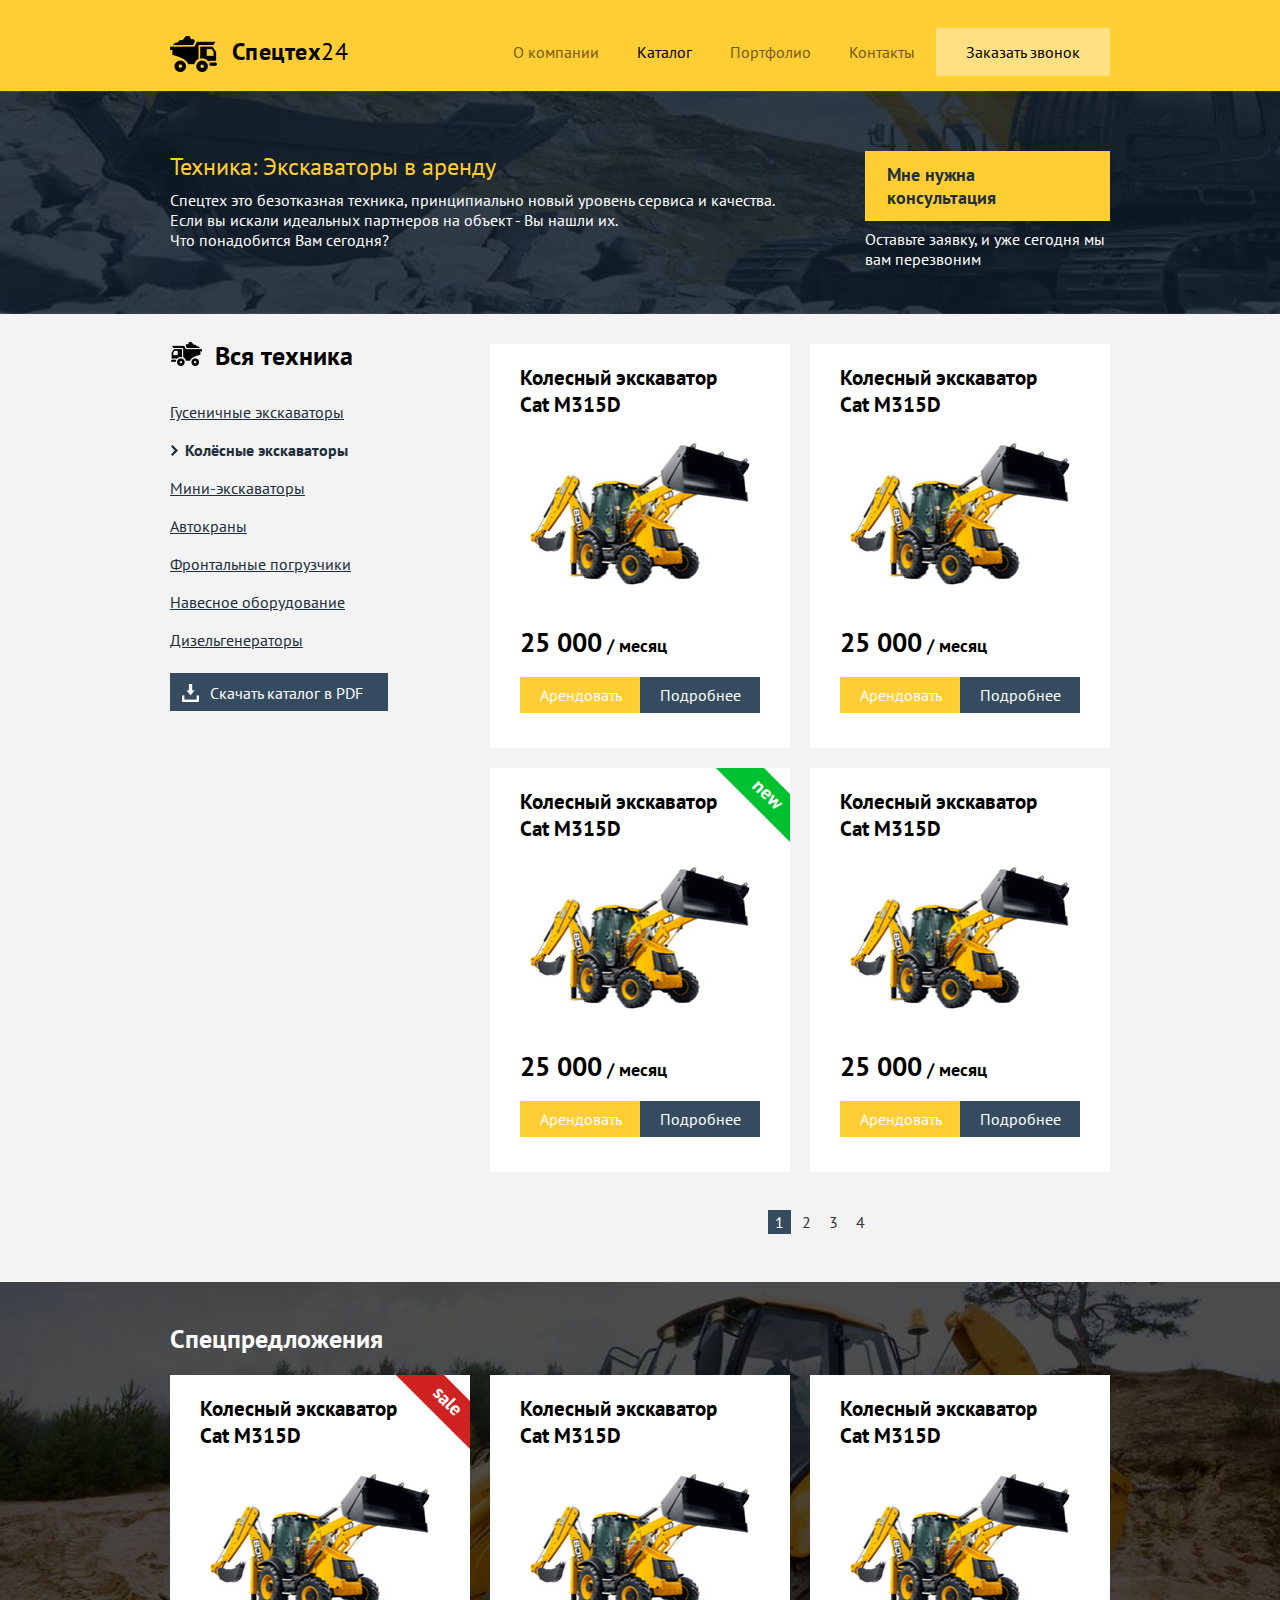
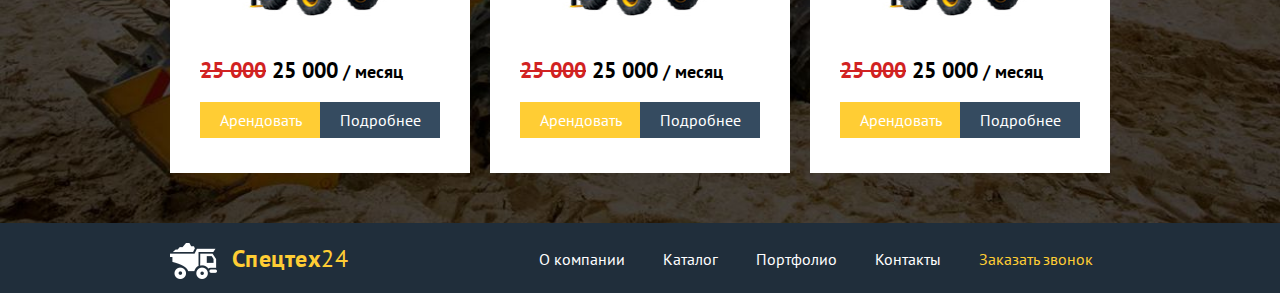
<file: catalog.html>
<!DOCTYPE html>
<html lang="ru">
<head>
    <meta charset="UTF-8">
    <title>Каталог</title>
<!-- yutuyt --> 
    <link rel="stylesheet" href="css/normalize.css">
    <link href='https://fonts.googleapis.com/css?family=PT+Sans:400,700,400italic&subset=latin,cyrillic' rel='stylesheet' type='text/css'>
    <link rel="stylesheet" href="css/style.css">

</head>
<body>

<header class="header">
  <div class="container">
    <a href="index.html" class="header-logo logo">
        <img src="images/truck_icon-black.png" alt="Логотип" />
        <b>Спецтех</b>24
    </a>

    <nav class="header-nav main-nav">
        <ul>
            <li><a href="index.html" class="main-nav-notactive">О компании</a></li>
            <li><a href="#">Каталог</a></li>
            <li><a href="portfolio.html" class="main-nav-notactive">Портфолио</a></li>
            <li><a href="contact.html" class="main-nav-notactive">Контакты</a></li>
            <li><a href="#" class="header-btn order-call">Заказать звонок</a></li>
        </ul>
    </nav>
  </div>
</header>

<main>
    <section class="subheader subheader-catalog">
        <div class="container">
            <div class="subheader-left">
                <h1 class="subheader-title">Техника: Экскаваторы в аренду</h1>
                <p class="subheader-text">Спецтех это безотказная техника, принципиально новый уровень сервиса и качества. Если вы искали идеальных партнеров на объект - Вы нашли их. <br>Что понадобится Вам сегодня?
  </p>
            </div>
            <div class="subheader-right">
                <a href="#" class="subheader-btn yellow-btn">Мне нужна консультация</a>
                <p class="subheader-text">Оставьте заявку, и уже сегодня мы вам перезвоним</p>
            </div>
        </div>
    </section>

    <section class="catalog">
        <div class="container">
            <aside class="technic-nav catalog-nav">
                <h2 class="subtitle catalog-title">Вся техника</h2>
                <ul>
                    <li><a href="#">Гусеничные экскаваторы</a></li>
                    <li><a href="#" class="catalog-nav-active">Колёсные экскаваторы</a></li>
                    <li><a href="#">Мини-экскаваторы</a></li>
                    <li><a href="#">Автокраны</a></li>
                    <li><a href="#">Фронтальные погрузчики</a></li>
                    <li><a href="#">Навесное оборудование</a></li>
                    <li><a href="#">Дизельгенераторы</a></li>
                </ul>
                <a href="#" class="catalog-download-link blue-btn">Скачать каталог в PDF</a>
            </aside>

            <div class="catalog-content">
              <div class="catalog-content-wrap">
                <div class="catalog-item">
                    <h3 class="catalog-item-title">Колесный экскаватор <br>Cat M315D</h3>
                    <img src="images/catalog-truck.jpg" alt="Колесный экскаватор Cat M315D" />
                    <p class="catalog-price">
                      <span class="catalog-price-current">25 000</span> / месяц
                    </p>
                    <div class="catalog-actions">
                      <a href="#" class="catalog-btn yellow-btn">Арендовать</a>
                      <a href="#" class="catalog-btn blue-btn">Подробнее</a>
                    </div>
                </div>

                <div class="catalog-item">
                    <h3 class="catalog-item-title">Колесный экскаватор <br>Cat M315D</h3>
                    <img src="images/catalog-truck.jpg" alt="Колесный экскаватор Cat M315D" />
                    <p class="catalog-price">
                      <span class="catalog-price-current">25 000</span> / месяц
                    </p>
                    <div class="catalog-actions">
                      <a href="#" class="catalog-btn yellow-btn">Арендовать</a>
                      <a href="#" class="catalog-btn blue-btn">Подробнее</a>
                    </div>
                </div>

                <div class="catalog-item sticker-new">
                    <h3 class="catalog-item-title">Колесный экскаватор <br>Cat M315D</h3>
                    <img src="images/catalog-truck.jpg" alt="Колесный экскаватор Cat M315D" />
                    <p class="catalog-price">
                      <span class="catalog-price-current">25 000</span> / месяц
                    </p>
                    <div class="catalog-actions">
                      <a href="#" class="catalog-btn yellow-btn">Арендовать</a>
                      <a href="#" class="catalog-btn blue-btn">Подробнее</a>
                    </div>
                </div>

                <div class="catalog-item">
                    <h3 class="catalog-item-title">Колесный экскаватор <br>Cat M315D</h3>
                    <img src="images/catalog-truck.jpg" alt="Колесный экскаватор Cat M315D" />
                    <p class="catalog-price">
                      <span class="catalog-price-current">25 000</span> / месяц
                    </p>
                    <div class="catalog-actions">
                      <a href="#" class="catalog-btn yellow-btn">Арендовать</a>
                      <a href="#" class="catalog-btn blue-btn">Подробнее</a>
                    </div>
                </div>
              </div>

              <ul class="catalog-pagination">
                <li><a href="#" class="active">1</a></li>
                <li><a href="#">2</a></li>
                <li><a href="#">3</a></li>
                <li><a href="#">4</a></li>
              </ul>

            </div>
        </div>
    </section>
    
    <section class="special">
        <div class="container">
            <h2 class="special-title">Спецпредложения</h2>
            <div class="special-wrap">
                <div class="catalog-item sticker-sale">
                    <h3 class="catalog-item-title">Колесный экскаватор <br>Cat M315D</h3>
                    <img src="images/catalog-truck.jpg" alt="Колесный экскаватор Cat M315D" />
                    <p class="catalog-price">
                        <span class="special-price-current"><span class="special-price-del">25 000</span> 25 000</span> / месяц
                    </p>
                    <div class="catalog-actions">
                        <a href="#" class="catalog-btn yellow-btn">Арендовать</a>
                        <a href="#" class="catalog-btn blue-btn">Подробнее</a>
                    </div>
                </div>
  
               <div class="catalog-item">
                    <h3 class="catalog-item-title">Колесный экскаватор <br>Cat M315D</h3>
                    <img src="images/catalog-truck.jpg" alt="Колесный экскаватор Cat M315D" />
                    <p class="catalog-price">
                        <span class="special-price-current"><span class="special-price-del">25 000</span> 25 000</span> / месяц
                    </p>
                    <div class="catalog-actions">
                        <a href="#" class="catalog-btn yellow-btn">Арендовать</a>
                        <a href="#" class="catalog-btn blue-btn">Подробнее</a>
                    </div>
                </div>
                
                <div class="catalog-item">
                    <h3 class="catalog-item-title">Колесный экскаватор <br>Cat M315D</h3>
                    <img src="images/catalog-truck.jpg" alt="Колесный экскаватор Cat M315D" />
                    <p class="catalog-price">
                        <span class="special-price-current"><span class="special-price-del">25 000</span> 25 000</span> / месяц
                    </p>
                    <div class="catalog-actions">
                        <a href="#" class="catalog-btn yellow-btn">Арендовать</a>
                        <a href="#" class="catalog-btn blue-btn">Подробнее</a>
                    </div>
                </div>
            </div>
         </div>
        </div>
    </section>
</main>

<footer class="footer">
   <div class="container">
    <a href="index.html" class="footer-logo logo">
        <img src="images/truck_icon-white.png" alt="Логотип" />
        <b>Спецтех</b>24
    </a>

    <nav class="footer-nav main-nav">
        <ul>
            <li><a href="index.html">О компании</a></li>
            <li><a href="#">Каталог</a></li>
            <li><a href="portfolio.html">Портфолио</a></li>
            <li><a href="contact.html">Контакты</a></li>
            <li><a href="#" class="footer-btn order-call">Заказать звонок</a></li>
        </ul>
    </nav>
   </div>
</footer>

<script src="js/html5shiv.js"></script>
</body>
</html>
</file>
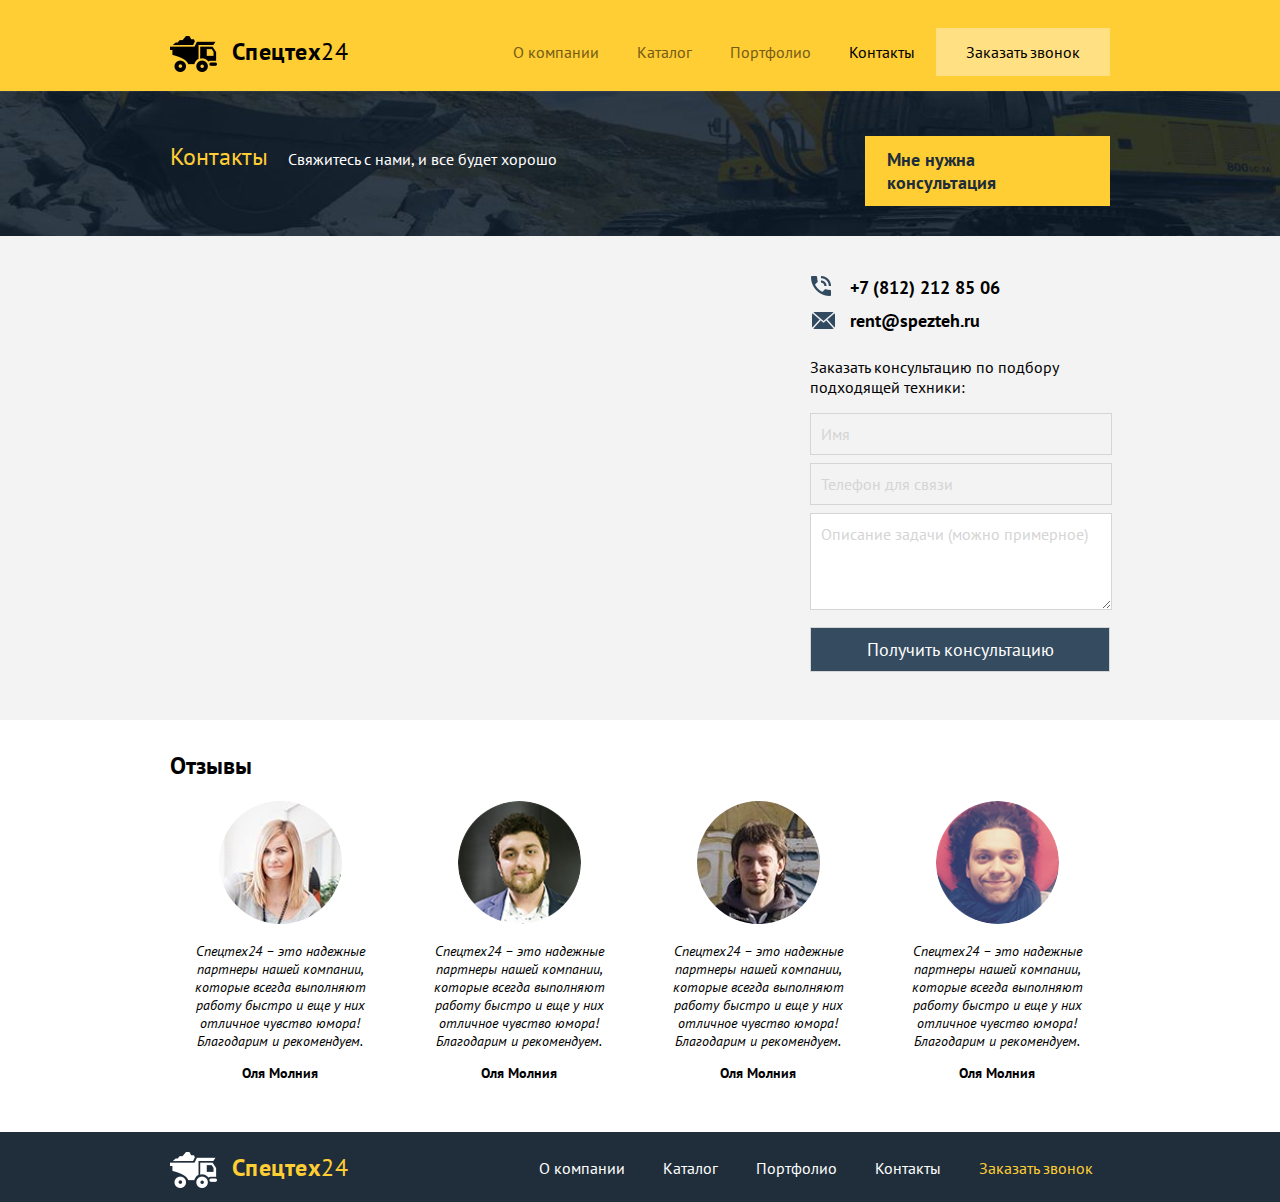
<file: contact.html>
<!DOCTYPE html>
<html lang="ru">
<head>
    <meta charset="UTF-8">
    <title>Портфолио</title>

    <link rel="stylesheet" href="css/normalize.css">
    <link href='https://fonts.googleapis.com/css?family=PT+Sans:400,700,400italic&subset=latin,cyrillic' rel='stylesheet' type='text/css'>
    <link rel="stylesheet" href="css/style.css">

</head>
<body>

<header class="header">
  <div class="container">
    <a href="index.html" class="header-logo logo">
        <img src="images/truck_icon-black.png" alt="Логотип" />
        <b>Спецтех</b>24
    </a>

    <nav class="header-nav main-nav">
        <ul>
            <li><a href="index.html" class="main-nav-notactive">О компании</a></li>
            <li><a href="#" class="main-nav-notactive">Каталог</a></li>
            <li><a href="portfolio.html" class="main-nav-notactive">Портфолио</a></li>
            <li><a href="#">Контакты</a></li>
            <li><a href="#" class="header-btn order-call">Заказать звонок</a></li>
        </ul>
    </nav>
  </div>
</header>

<main>
	<section class="subheader subheader-contact">
	    <div class="container">
            <div class="subheader-left">
                <h1 class="subheader-title">Контакты</h1>                       <p class="subheader-text inline">
                    Свяжитесь с нами, и все будет хорошо
                </p>
            </div>
            <div class="subheader-right">
                <a href="#" class="subheader-btn subheader-contact-btn yellow-btn">Мне нужна консультация</a>
            </div>
		</div>
	</section>
    
    <section class="contacts">
        <div class="container">
            <div class="map"><iframe src="https://www.google.com/maps/embed?pb=!1m18!1m12!1m3!1d255984.99738436952!2d30.044876046392798!3d59.9174925350243!2m3!1f0!2f0!3f0!3m2!1i1024!2i768!4f13.1!3m3!1m2!1s0x4696378cc74a65ed%3A0x6dc7673fab848eff!2z0KHQsNC90LrRgi3Qn9C10YLQtdGA0LHRg9GA0LM!5e0!3m2!1sru!2sru!4v1447182245466" width="621" height="396" frameborder="0" style="border:0" allowfullscreen></iframe></div>
            <div class="contacts-text">
              <span class="phone">+7 (812) 212 85 06</span>
              <span class="mail">rent@spezteh.ru</span>
              <p>Заказать консультацию по подбору подходящей техники:</p>
              <form action="">
                  <input type="text" placeholder="Имя" />
                  <input type="text" placeholder="Телефон для связи" />
                  <textarea placeholder="Описание задачи (можно примерное)"></textarea>
                  <input type="submit" class="send-btn blue-btn" value="Получить консультацию">
              </form>
            </div>
        </div>
	</section>
  
  	<section class="reviews">
        <div class="container">
            <h2 class="reviews-title">Отзывы</h2>
            <div class="reviews-row">
                <div class="review-item">
                    <img src="images/review-olga.jpg" alt="Оля Молния" />
                    <blockquote class="review-text">
                      <p>Спецтех24 – это надежные
                         партнеры нашей компании,
                         которые всегда выполняют работу
                         быстро и еще у них отличное
                         чувство юмора! Благодарим и
                         рекомендуем.
                      </p>
                      <cite class="rewiev-author">Оля Молния</cite>
                    </blockquote>
                </div>
                <div class="review-item">
                    <img src="images/review-vladimir.png" alt="Оля Молния" />
                    <blockquote class="review-text">
                      <p>Спецтех24 – это надежные
                         партнеры нашей компании,
                         которые всегда выполняют работу
                         быстро и еще у них отличное
                         чувство юмора! Благодарим и
                         рекомендуем.
                      </p>
                      <cite class="rewiev-author">Оля Молния</cite>
                    </blockquote>
                </div>
                <div class="review-item">
                    <img src="images/review-grigory.jpg" alt="Оля Молния" />
                    <blockquote class="review-text">
                      <p>Спецтех24 – это надежные
                         партнеры нашей компании,
                         которые всегда выполняют работу
                         быстро и еще у них отличное
                         чувство юмора! Благодарим и
                         рекомендуем.
                      </p>
                      <cite class="rewiev-author">Оля Молния</cite>
                    </blockquote>
                </div>
                <div class="review-item">
                    <img src="images/review-gleb.png" alt="Оля Молния" />
                    <blockquote class="review-text">
                      <p>Спецтех24 – это надежные
                         партнеры нашей компании,
                         которые всегда выполняют работу
                         быстро и еще у них отличное
                         чувство юмора! Благодарим и
                         рекомендуем.
                      </p>
                      <cite class="rewiev-author">Оля Молния</cite>
                    </blockquote>
                </div>
            </div>
        </div>
  	</section>
</main>

<footer class="footer">
   <div class="container">
    <a href="index.html" class="footer-logo logo">
        <img src="images/truck_icon-white.png" alt="Логотип" />
        <b>Спецтех</b>24
    </a>

    <nav class="footer-nav main-nav">
        <ul>
            <li><a href="index.html">О компании</a></li>
            <li><a href="catalog.html">Каталог</a></li>
            <li><a href="portfolio.html">Портфолио</a></li>
            <li><a href="#">Контакты</a></li>
            <li><a href="#" class="footer-btn order-call">Заказать звонок</a></li>
        </ul>
    </nav>
   </div>
</footer>

<script src="js/html5shiv.js"></script>
</body>
</html>
</file>
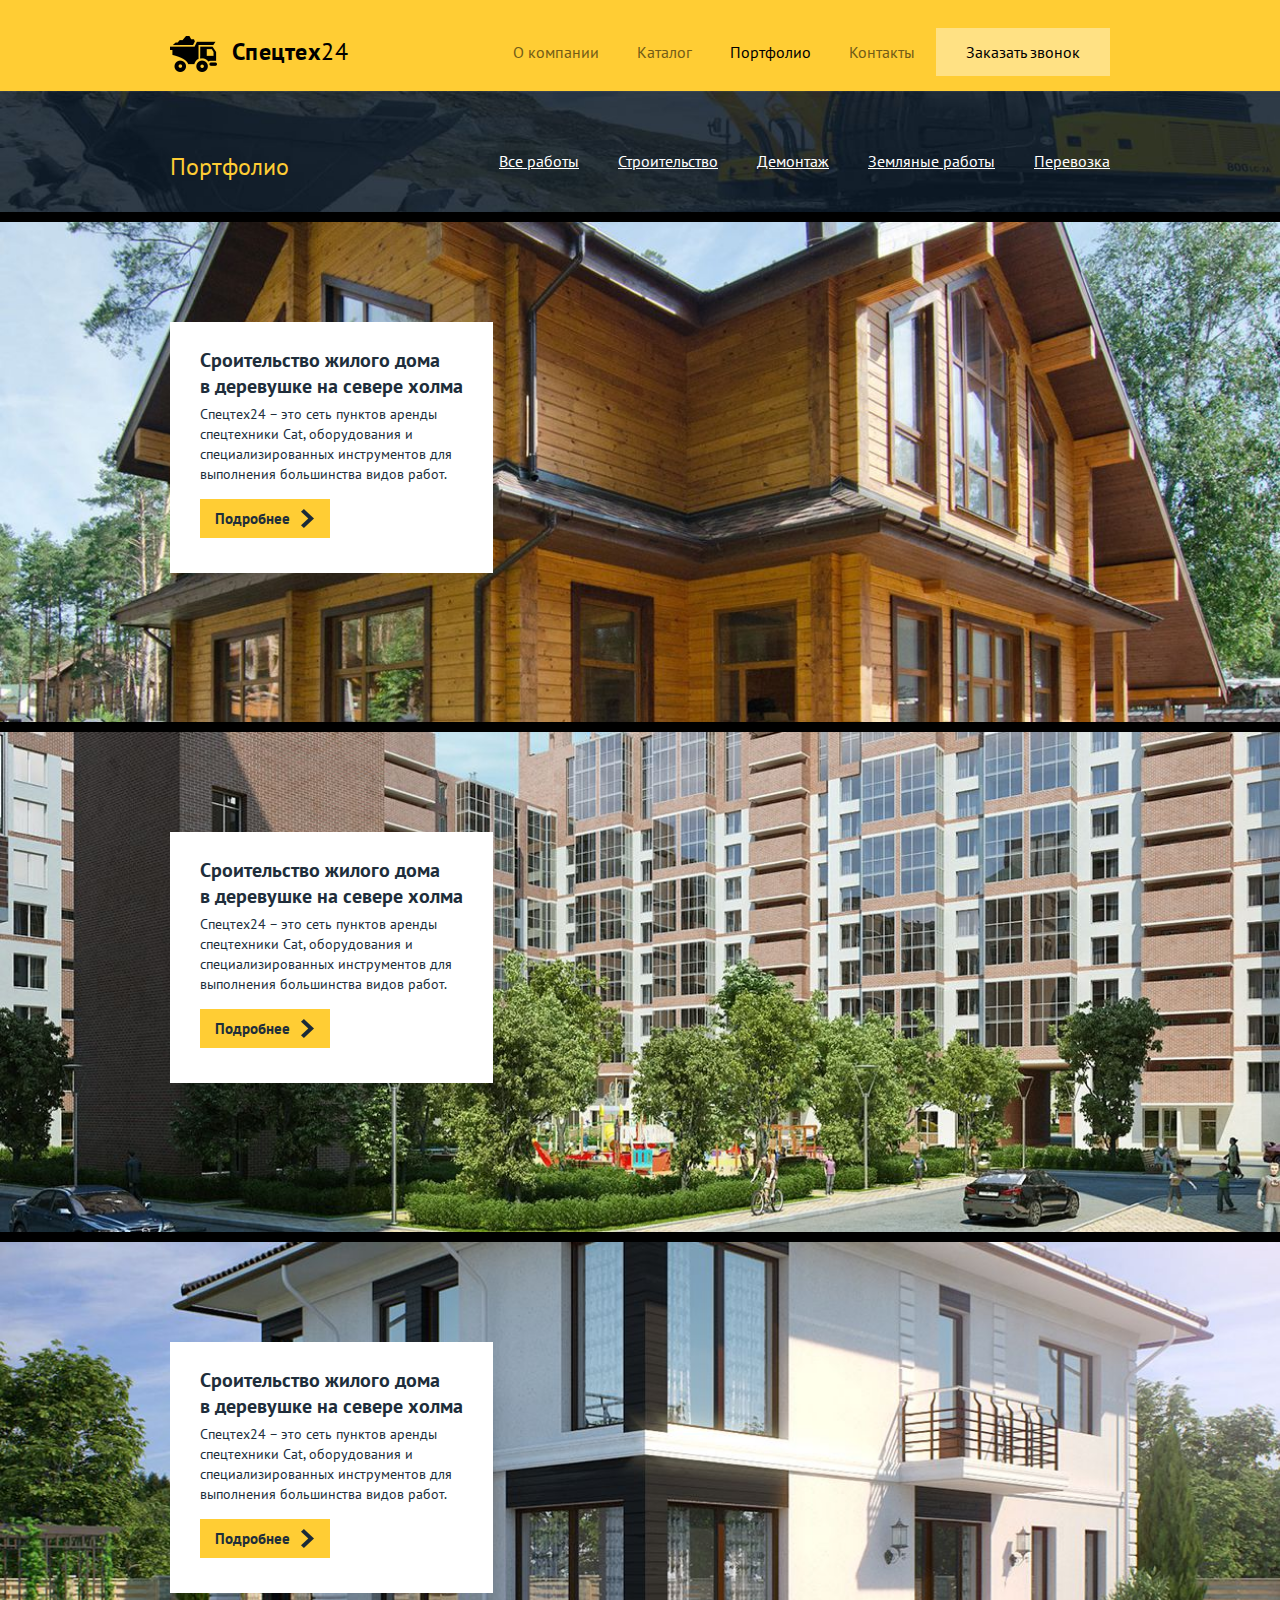
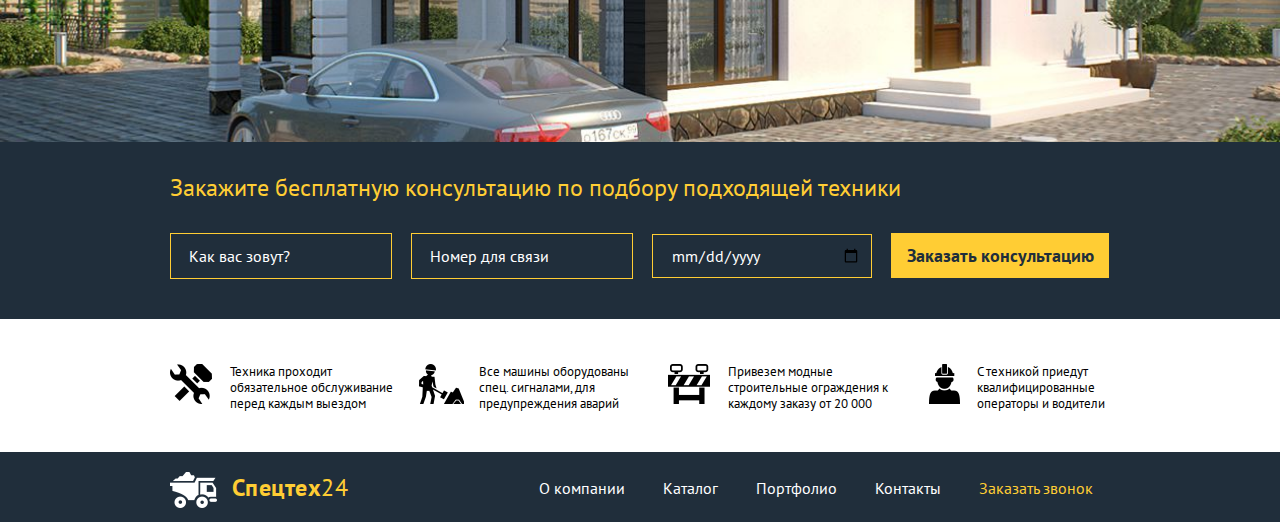
<file: portfolio.html>
<!DOCTYPE html>
<html lang="ru">
<head>
    <meta charset="UTF-8">
    <title>Портфолио</title>

    <link rel="stylesheet" href="css/normalize.css">
    <link href='https://fonts.googleapis.com/css?family=PT+Sans:400,700,400italic&subset=latin,cyrillic' rel='stylesheet' type='text/css'>
    <link rel="stylesheet" href="css/style.css">

</head>
<body>

<header class="header">
  <div class="container">
    <a href="index.html" class="header-logo logo">
        <img src="images/truck_icon-black.png" alt="Логотип" />
        <b>Спецтех</b>24
    </a>

    <nav class="header-nav main-nav">
        <ul>
            <li><a href="index.html" class="main-nav-notactive">О компании</a></li>
            <li><a href="#" class="main-nav-notactive">Каталог</a></li>
            <li><a href="#">Портфолио</a></li>
            <li><a href="contact.html" class="main-nav-notactive">Контакты</a></li>
            <li><a href="#" class="header-btn order-call">Заказать звонок</a></li>
        </ul>
    </nav>
  </div>
</header>

<main>
	<section class="subheader">
	    <div class="container">
            <h1 class="subheader-title">Портфолио</h1>
            <nav class="subheader-nav">
                <ul>
                    <li><a href="#">Все работы</a></li>
                    <li><a href="#">Строительство</a></li>
                    <li><a href="#">Демонтаж</a></li>
                    <li><a href="#">Земляные работы</a></li>
                    <li><a href="#">Перевозка</a></li>
                </ul>
            </nav>
		</div>
	</section>
    
    <section class="works">
        <article class="work1">
            <div class="container">
                <div class="work-block">
                    <h3 class="work-block-title">Сроительство жилого дома
                        <br>в деревушке на севере холма</h3>
                    <p class="work-block-text">Спецтех24 – это сеть пунктов аренды
                       спецтехники Cat, оборудования и
                       специализированных инструментов для
                       выполнения большинства видов работ.
                    </p>
                    <a href="#" class="btn-more yellow-btn">Подробнее</a>
                </div>
            </div>
  	    </article>
        <article class="work2">
            <div class="container">
                <div class="work-block">
                    <h3 class="work-block-title">Сроительство жилого дома
                        <br>в деревушке на севере холма</h3>
                    <p class="work-block-text">Спецтех24 – это сеть пунктов аренды
                       спецтехники Cat, оборудования и
                       специализированных инструментов для
                       выполнения большинства видов работ.
                    </p>
                    <a href="#" class="btn-more yellow-btn">Подробнее</a>
                </div>
            </div>
  	    </article>
        <article class="work3">
            <div class="container">
                <div class="work-block">
                    <h3 class="work-block-title">Сроительство жилого дома
                        <br>в деревушке на севере холма</h3>
                    <p class="work-block-text">Спецтех24 – это сеть пунктов аренды
                       спецтехники Cat, оборудования и
                       специализированных инструментов для
                       выполнения большинства видов работ.
                    </p>
                    <a href="#" class="btn-more yellow-btn">Подробнее</a>
                </div>
            </div>
  	    </article>
    </section>
  
    <section class="order-consult">
        <div class="container">
          <h2 class="title">Закажите бесплатную консультацию по подбору подходящей техники</h2>
          <form action="" class="promo-form">
              <input type="text" name="name" placeholder="Как вас зовут?">
              <input type="text" name="phone" placeholder="Номер для связи">
              <input type="date" name="date" placeholder="Выберите дату">
              <input type="submit" class="form-btn yellow-btn" value="Заказать консультацию">
          </form>
        </div>
    </section>

    <section class="advantages">
        <div class="container">
          <div class="advantages-item advantages-item-tools">
              <p>Техника проходит обязательное обслуживание перед каждым выездом</p>
          </div>
          <div class="advantages-item advantages-item-worker">
              <p>Все машины оборудованы спец. сигналами, для  предупреждения аварий</p>
          </div>
          <div class="advantages-item advantages-item-gate">
              <p>Привезем модные строительные ограждения к каждому заказу от 20 000</p>
          </div>
          <div class="advantages-item advantages-item-man">
              <p>С техникой приедут квалифицированные операторы и водители</p>
          </div>
        </div>
    </section>
</main>

<footer class="footer">
   <div class="container">
    <a href="index.html" class="footer-logo logo">
        <img src="images/truck_icon-white.png" alt="Логотип" />
        <b>Спецтех</b>24
    </a>

    <nav class="footer-nav main-nav">
        <ul>
            <li><a href="index.html">О компании</a></li>
            <li><a href="catalog.html">Каталог</a></li>
            <li><a href="#">Портфолио</a></li>
            <li><a href="contact.html">Контакты</a></li>
            <li><a href="#" class="footer-btn order-call">Заказать звонок</a></li>
        </ul>
    </nav>
   </div>
</footer>

<script src="js/html5shiv.js"></script>
</body>
</html>
</file>
<file: css/style.css>
/*                                      global classes */
.container {
    width: 940px;
    margin: 0 auto;
    font-family: 'PT Sans', sans-serif;
}

.sprite-date-arrow-down {
    width: 19px;
    height: 10px;
    background-position: -5px -5px;
}



/*                                         header */
.header {
    overflow: hidden;
    background-color: #ffcd34;
    padding-top: 28px;
    padding-bottom: 15px;
}
.header a {
    color: #000;
}
.logo {
    float: left;
    font-size: 24px;
    letter-spacing: 0.5px;
    text-decoration: none;
}
.logo img {
    display: inline-block;
    vertical-align: middle;
    margin-right: 8px;
}
.header-logo {
    margin-top: 8px; 
}
.main-nav {
    float: right;
    width: 700px;
    text-align: right;
}
.main-nav ul {
    margin: 0;
}
.main-nav .main-nav-notactive {
    color: #735c17;
}
.main-nav li {
    display: inline-block;
}
.main-nav a {
    display: inline-block;
    font-size: 16px;
    padding: 12px 15px;
    text-decoration: none;
    border:2px solid transparent;
}
.main-nav a:hover {
    border:2px solid #bc9d36;
}
.main-nav a:active {
    border:2px solid #796e38;
}
li .header-btn {
    background-color: #ffe184;
    padding: 14px 30px;
    border: none;
}
li .header-btn:hover {
    border: 0;
    background-color: #ffecb2;
}
li .header-btn:active {
    background-color: #f6bf16;
}


/*                                         main */
/*                                         promo */
.promo {
    background: url(../images/promo-bg.jpg) no-repeat;
    background-color: #eeeeee;
    background-size: cover;
    overflow: hidden;
    text-align: center;
    padding-top: 140px;
    padding-bottom: 133px;
    position: relative;
}
.promo:before,.promo:after {
    content: "";
    width: 100%;
    height: 14px;
    position: absolute;
}
.promo:before {
    top: 0;
    left: 0;
}
.promo:after {
    bottom: 0;
    left: 0;
}
.promo-title {
    font-size: 44px;
    text-transform: uppercase;
    font-weight: bold;
    color: #fff;
    margin: 0;
}
.promo-text {
    font-size: 20px;
    font-weight: normal;
    color: #e1e1e1;
    width: 640px;
    margin: 15px auto;
}
.promo-btn {
    max-width: 300px;
    word-wrap: break-word;
    display: inline-block;
    position: relative;
    font-size: 18px;
    font-weight: bold;
    border: 2px solid #ffcd34;
    margin-top: 5px;
    padding: 8px 55px 10px 20px;
    color: #fff;
    text-decoration: none;
    box-sizing: border-box;
}
.promo-btn:after {
    content: "";
    width: 13px;
    height: 19px;
    background-image: url(../images/spritesheet.png);
    position: absolute;
    right: 25px;
    top: 0;
    bottom: 0;
    margin: auto 0;
    background-position: -5px -55px;    
}
.promo-btn:hover {
    border-color: #ffd966;
}
.promo-btn:active {
    border-color: #ffe390;
}


/*                                         subheader */
.subheader {
    overflow: hidden;
    background: url(../images/subheader-bg.jpg) no-repeat;
    background-size: cover;
    padding-top: 60px;
    padding-bottom: 30px;
}
.subheader-catalog {
    padding-bottom: 45px;
}
.subheader-contact {
    padding-top: 50px;
    padding-bottom: 30px;
}
.subheader-title {
    font-size: 24px;
    font-weight: normal;
    color: #ffcd34;
    float: left;
    margin: 0;
}
.subheader-text {
    float: left;
    font-size: 16px;
    line-height: 20px;
    font-weight: normal;
    color: #fff;
    margin: 0;
    margin-top: 8px;
}
.inline {
    margin-left: 20px;
}
.subheader-nav {
    float: right;
    color: #fff;
}
.subheader-nav ul {
    list-style: none;
    margin: 0;
}
.subheader-nav li {
    display: inline-block;
}
.subheader-nav a {
    color: #fff;
    margin-left: 35px;
}
.subheader-nav a:active {
    text-decoration: 0;
}
.subheader-left {
	float: left;
  	width: 610px; 
}
.subheader-right {
	float: right;
  	width: 245px;
}
.subheader-btn {
    display: inline-block;
    font-size: 18px;
    padding: 12px 22px;
}
.subheader-contact-btn {
    margin-top: -5px;
}


/*                                         catalog */
.catalog {
	padding: 25px 0 50px;
  	background-color: #f3f3f3;
    overflow: hidden;
}
.catalog-title {
    position: relative;
    padding-left: 45px;
}
.catalog-title:before {
    content: "";
    background: url(../images/spritesheet.png);
    width: 34px;
    height: 26px;
    background-position: -32px -108px;
    position: absolute;
    left: 0;
    top: 2px;
}
.catalog-nav-active {
    position: relative;
    text-decoration: none;
    font-weight: bold;
    padding-left: 15px;
}
.catalog-nav-active:before {
    content: "";
    position: absolute;
    width: 9px;
    height: 13px;
    background: url(../images/spritesheet.png);
    background-position: -91px -64px;
    left: 0;
    top: 4px;
}
.catalog-download-link {
    position: relative;
    display: inline-block;
    margin-top: 5px;
    text-decoration: none;
    box-sizing: border-box;
    padding: 10px 25px 8px 40px;
}
.catalog-download-link:before {
    content: "";
    width: 21px;
    height: 21px;
    position: absolute;
    background: url(../images/spritesheet.png);
    background-position: -142px -111px;
    left: 10px;
}
.catalog-download-link.blue-btn {
    color: #fff;
}
.catalog-download-link.blue-btn:hover {
    font-weight: normal;
}
.catalog-content {
	float: right;
    width: 620px;
    margin-top: 5px;
}
.catalog-content-wrap {
	overflow: hidden;
}
.catalog-item {
	width: 300px;
  	float: left;
    position: relative;
  	background-color: white;
  	padding: 20px 30px 35px;
    margin-bottom: 20px;
  	box-sizing: border-box;
    overflow: hidden;
}
.catalog-item:nth-child(2n+1) {
	margin-right: 20px;
}
.catalog-item-title {
    margin: 0;
}
.sticker-new:before, .sticker-sale:before {
    font-size: 19px;
    color: #fff;
    font-weight: bold;
    width: 110px;
    height: 34px;
    box-sizing: border-box;
    padding-top: 3px;
    position: absolute;
    text-align: center;
    -webkit-transform: rotate(45deg);
    -ms-transform: rotate(45deg);
    transform: rotate(45deg);
    top: 10px;
    right: -32px;
}
.sticker-new:before {
    content: "new";
    background-color: #00c22e;
}
.sticker-sale:before {
    content: "sale";
    background-color: #d12222;
}
.catalog-item-title {
    font-size: 21px;
    font-weight: bold;
}
.catalog-item img{
	width: 220px;
    height: 142px;
    display: block;
    margin: 25px auto;
}
.catalog-price {
    font-size: 18px;
    font-weight: bold;
    margin-top: 40px;
}
.catalog-price-current {
    font-size: 27px;
}
.catalog-actions {
	font-size: 0;
    margin-top: 15px;
}
.catalog-btn {
	font-size: 16px;
    color: #fff;
  	width: 50%;
    text-decoration: none;
  	padding: 8px 20px;
  	display: inline-block;
  	box-sizing: border-box;
}
.catalog-btn.yellow-btn {
    font-weight: normal;
    color: #fff;
}
.blue-btn {
    color: #fff;
	background-color: #354b60;
}
.blue-btn:hover {
	background-color: #46617a;
}
.blue-btn:active {
	background-color: #567999;
}
.catalog-pagination {
	text-align: center;
    margin: 0;
    margin-top: 20px;
}
.catalog-pagination li {
	display: inline-block;
}
.catalog-pagination a {
    font-size: 16px;
	text-decoration: none;
    padding: 0 5px;
    color: #353535;
    border: 2px solid transparent;
}
.catalog-pagination a:hover {
	border: 2px solid #9aa5af;
}
.catalog-pagination a:active {
	border: 2px solid #354b60;
}
.catalog-pagination .active {
	background-color: #354b60;
    color: #fff;
    pointer-events: none;
}

/*                                         special */
.special {
    overflow: hidden;
    background: url(../images/special-bg.jpg) no-repeat;
    background-size: cover;
    padding-top: 40px;
    padding-bottom: 30px;
}
.special-title {
    font-size: 26px;
    color: #fff;
    font-weight: bold;
    margin: 0;
}
.special-wrap {
    overflow: hidden;
    margin-top: 20px;
}
.special-price-current {
    font-size: 22px;
}
.special-price-del {
    color: #d12222;
    text-decoration: line-through;
}
.special-wrap>.catalog-item {
    margin-right: 20px;
}
.special-wrap>.catalog-item:last-child {
    margin-right: 0;
}

/*                                         works */
.works {
    overflow: hidden;
}
.work1, .work2, .work3 {
    overflow: hidden;
    min-height: 500px;
    border-top: 10px solid #000;
    background-repeat: no-repeat;
    background-size: cover;
}
.work1 {
    background-image: url(../images/work1.jpg);
}
.work2 {
    background-image: url(../images/work2.jpg);
}
.work3 {
    background-image: url(../images/work3.jpg);
}
.work-block {
    overflow: hidden;
    width: 323px;
    background-color: #fff;
    box-sizing: border-box;
    margin-top: 100px;
    padding-left: 30px;
    padding-bottom: 35px;
}
.work-block-title {
    font-size: 20px;
    font-weight: bold;
    color: #202e3b;
    margin: 0;
    padding-top: 25px;
}
.work-block-text {
    font-size: 14px;
    line-height: 20px;
    font-weight: normal;
    color: #202e3b;
    margin: 0;
    padding-top: 5px;
}
.btn-more {
    display: inline-block;
    max-width: 150px;
    word-wrap: break-word;
    font-size: 15px;
    padding: 10px 40px 10px 15px;
    margin-top: 15px;
    position: relative;
}
.btn-more:before {
    content: "";
    background: url(../images/spritesheet.png);
    background-position: -5px -114px;
    width: 13px;
    height: 19px;
    position: absolute;
    top: 0;
    bottom: 0;
    margin: auto 0;
    right: 16px;
}


/*                                         order-consult */
.order-consult {
    overflow: hidden;
    background-color: #202e3b;
    padding-top: 30px;
    padding-bottom: 40px;
}
.title {
    font-size: 24px;
    font-weight: normal;
    color: #ffcd34;
    padding-bottom: 30px;
    margin: 0;
}
.promo-form {
    color: #fff;
}
input {
    background-color: transparent;
    outline: none;
    border: 1px solid #ffcd34;
    width: 190px;
    margin-right: 15px;
    color: #fff;
    padding: 12px;
    padding-left: 18px;
}
input::-webkit-input-placeholder {
    color: #fff;
}
input:-moz-placeholder {
    color:#fff;
}
input[type="date"] {
    padding:10px;
    padding-left: 18px;
}
.form-btn {
    width: 218px;
    word-wrap: break-word;
    text-align: center;
    padding: 10px 15px;
    margin-right: 0;
    font-size: 18px;
}
.yellow-btn {
    font-weight: bold;
    color: #202e3b;
    background-color: #ffcd34;
    text-decoration: none;
}
.yellow-btn:hover {
    background-color: #ffe390;
}
.yellow-btn:active {
    background-color: #f6bf16;
}


/*                                         contacts */
.contacts {
    overflow: hidden;
    background-color: #f3f3f3;
    padding: 40px 0;
}
.contacts .map {
    float: left;
}
.contacts-text {
    float: right;
    width: 315px;
    box-sizing: border-box;
    padding-left: 15px;
}
.phone, .mail {
    font-size: 18px;
    font-weight: bold;
    padding-left: 40px;
    position: relative;
    display: block;
}
.phone:before {
    content: "";
    width: 23px;
    height: 23px;
    position: absolute;
    background: url("../images/spritesheet.png") no-repeat;
    background-position: -2px -25px;
    left: 0;
}
.mail:before {
    content: "";
    width: 27px;
    height: 20px;
    position: absolute;
    background: url("../images/spritesheet.png") no-repeat;
    background-position: 0px -83px;
    left: 0;
}
.mail {
    margin-top: 10px;
}
.contacts p {
    font-size: 16px;
    font-weight: normal;
    margin-top: 25px;
}
.contacts form {
    margin-top: 10px;
}
.contacts input, textarea {
    width: 280px;
    display: block;
    border-color: #d5d5d5;
    margin-bottom: 8px;
    padding: 10px;
    color: #000;
}
textarea {
    resize: vertical;
    height: 75px;
}
.contacts input::-webkit-input-placeholder, textarea::-webkit-input-placeholder {
    color: #d5d5d5;
}
.contacts input:-moz-placeholder, textarea::-webkit-input-placeholder {
    color:#d5d5d5;
}
.contacts .send-btn {
    color: #fff;
    font-size: 18px;
    padding: 10px;
    margin-top: 17px;
    width: 100%;
}


/*                                         reviews */
.reviews {
    overflow: hidden;
    padding-top: 30px;
    padding-bottom: 40px;
}
.reviews-title {
    margin: 0;
}
.reviews-row {
    margin-top: 20px;
}
.review-item {
    display: inline-block;
    vertical-align: top;
    width: 220px;
    text-align: center;
    margin-right: 15px;
    box-sizing: border-box;
    padding: 0 5px 10px 5px;
}
.review-item:last-child {
    margin-right: 0;
}
.review-item img {
    width: 123px;
    height: 123px;
    border-radius: 50%;
}
.review-text {
    margin: 0;
    font-size: 14px;
    font-style: italic;
}
.rewiev-author {
    font-style: normal;
    font-weight: bold;
}


/*                                         advantages */
.advantages {
    overflow: hidden;
    padding-top: 45px;
    padding-bottom: 40px;
}
.advantages-item {
    display: inline-block;
    position: relative;
    width: 170px;
    padding-left: 60px;
    margin-right: 15px;
    vertical-align: top;
}
.advantages-item:last-child {
    margin-right: 0;
    width: 130px;
}
.advantages-item-tools:before, .advantages-item-worker:before, .advantages-item-gate:before, .advantages-item-man:before {
    content: "";
    background: url(../images/spritesheet.png) no-repeat;
    position: absolute;
    width: 45px;
    height: 40px;
    left: 0;
}  
.advantages-item-tools:before {
    background-position: -28px -55px;
}
.advantages-item-worker:before {
    background-position: -80px -97px;
}
.advantages-item-gate:before {
    background-position: -34px -5px;
}
.advantages-item-man:before {
    left: 12px;
    width: 35px;
    background-position: -86px -5px;
}
.advantages-item p {
    font-size: 13px;
    line-height: 16px;
    color: #000;
    margin: 0;
}


/*                                         offers */
.offers {
    overflow: hidden;
    background-color: #f3f3f3;
    padding-top: 40px;
    padding-bottom: 30px;
}
.technic-nav {
    width: 230px;
    float: left;
}
.subtitle {
    font-size: 26px;
    font-weight: bold;
    margin: 0;
}
.technic-nav ul {
    padding-left: 0;
    margin-top: 30px;
}
.technic-nav li {
    list-style: none;
    margin-bottom: 18px;
}
.technic-nav a {
    color: #202e3b;
}
.technic-nav a:hover {
    font-weight: bold;
}
.technic-nav a:active {
    text-decoration: none;
}

.offers-list {
    float: right;
    width: 700px;
}
.offers-table {
    display: inline-block;
    margin-top: 30px;
}
.offers-table td, .offers-table th {
    padding: 8px 49px 8px 12px;
    text-align: left;
}
.offers-table td:first-child {
    padding-right: 108px;
}
.offers-table td:last-child {
    padding-right: 90px;
}
.offers-table tr:nth-child(2n) {
    background-color: #fff;
}


/*                                         about */
.about {
    overflow: hidden;
    background-color: #202e3b;
    color: #fff;
    padding-top: 55px;
    padding-bottom: 70px;
}
.about-digits {
    float: left;
}
.about-digits .subtitle {
    font-size: 24px;
    font-weight: normal;
    letter-spacing: 1px;
}
.about-digits-list {
    display: inline-block;
    list-style-type: none;
    font-weight: bold;
    padding-left: 0;
    margin-top: 30px;
    width: 300px;
}
.about-digits-digit {
    display: inline-block;
    vertical-align: middle;
    color: #f1b132;
    font-size: 38px;
    padding-right: 15px;
}
.about-digits-list li {
    color: #9e9e9e;
    font-size: 18px;
    line-height: 36px;
    margin-bottom: 24px;
}

.about-reviews {
    float: right;
    width: 621px;
}
.about-reviews-review {
    margin-top: 33px;
}
.about-reviews-review img {
    width: 117px;
    height: 117px;
    border: 3px solid #f1b132;
    border-radius: 5px;
    box-sizing: border-box;
}
.about-reviews-text {
    display: inline-block;
    vertical-align: top;
    width: 450px;
    margin: 0;
    padding-left: 15px;
}
.about-reviews-text p {
    font-size: 18px;
    font-style: italic;
    font-weight: normal;
    margin: 0;
}
.about-reviews-author {
    color: #f1b132;
    font-weight: bold;
    font-style: normal;
}


/*                                         map */
.map iframe {
    display: block;
}

/*                                         footer */
.footer {
    overflow: hidden;
    background-color: #202e3b;
    padding-bottom: 10px;
}
.footer-logo {
    color: #ffcd34;
    margin-top: 20px;
}
.footer-nav {
    margin-top: 12px;
}
.footer-nav a {
    color: #fff;
}
.footer-nav a:hover {
    border:2px solid #636d76;
}
.footer-nav a:active {
    border:2px solid #a6abb1;
}
li .footer-btn {
    color: #ffcd34;
}
li .footer-btn, li .footer-btn:hover, li .footer-btn:active {
    border: 2px solid transparent;
}
</file>
